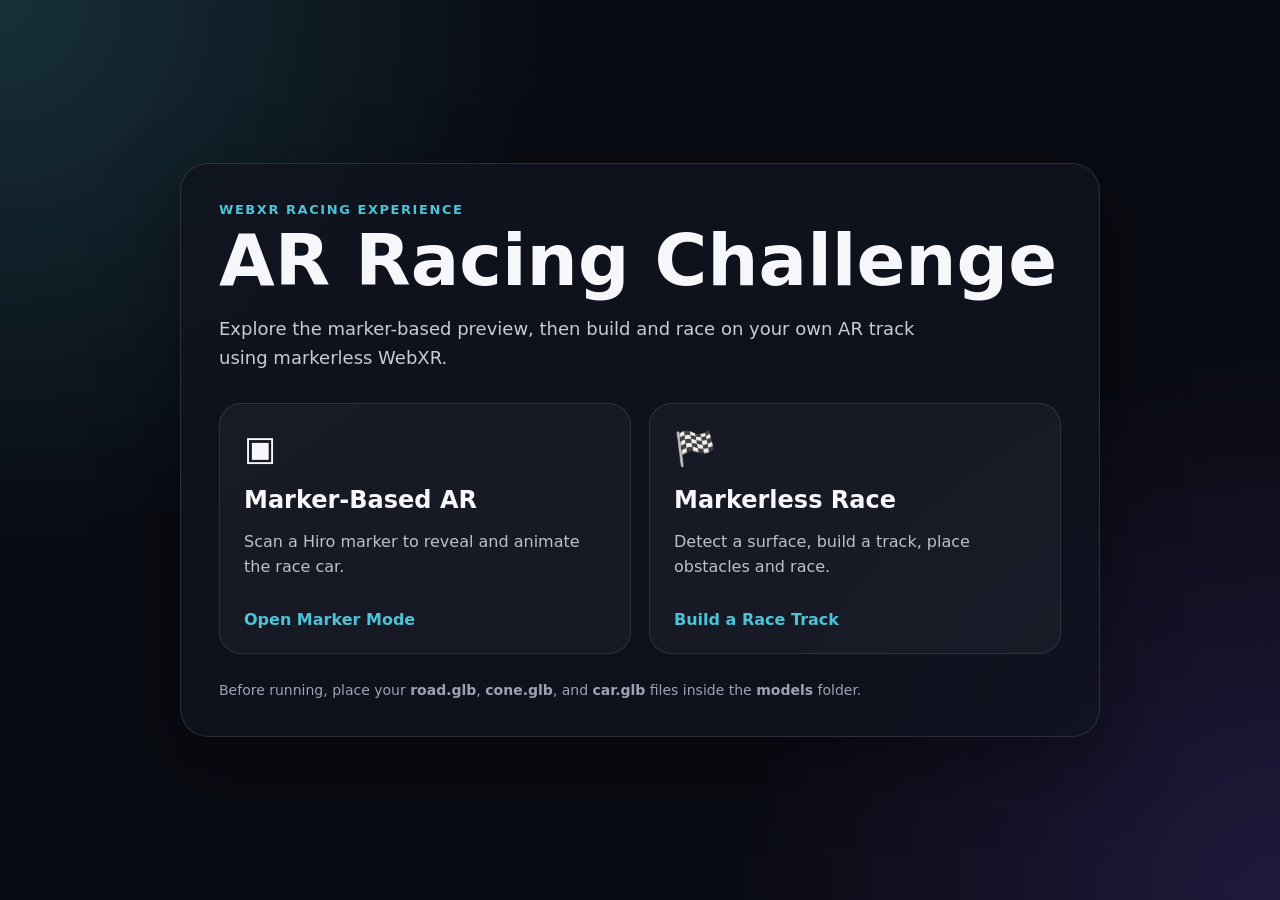
<file: index.html>
<!DOCTYPE html>
<html lang="en">
<head>
  <meta charset="UTF-8">
  <meta name="viewport" content="width=device-width, initial-scale=1">
  <title>AR Racing Experience</title>
  <link rel="stylesheet" href="css/main.css">
</head>
<body>
  <main class="home-container">
    <section class="hero-card">
      <p class="eyebrow">WebXR Racing Experience</p>
      <h1>AR Racing Challenge</h1>
      <p class="intro">
        Explore the marker-based preview, then build and race on your own AR track using markerless WebXR.
      </p>

      <div class="mode-grid">
        <a class="mode-card" href="marker.html">
          <span class="mode-icon">▣</span>
          <h2>Marker-Based AR</h2>
          <p>Scan a Hiro marker to reveal and animate the race car.</p>
          <span class="mode-link">Open Marker Mode</span>
        </a>

        <a class="mode-card" href="markerless.html">
          <span class="mode-icon">🏁</span>
          <h2>Markerless Race</h2>
          <p>Detect a surface, build a track, place obstacles and race.</p>
          <span class="mode-link">Build a Race Track</span>
        </a>
      </div>

      <p class="setup-note">
        Before running, place your <strong>road.glb</strong>, <strong>cone.glb</strong>, and <strong>car.glb</strong>
        files inside the <strong>models</strong> folder.
      </p>
    </section>
  </main>
</body>
</html>
</file>
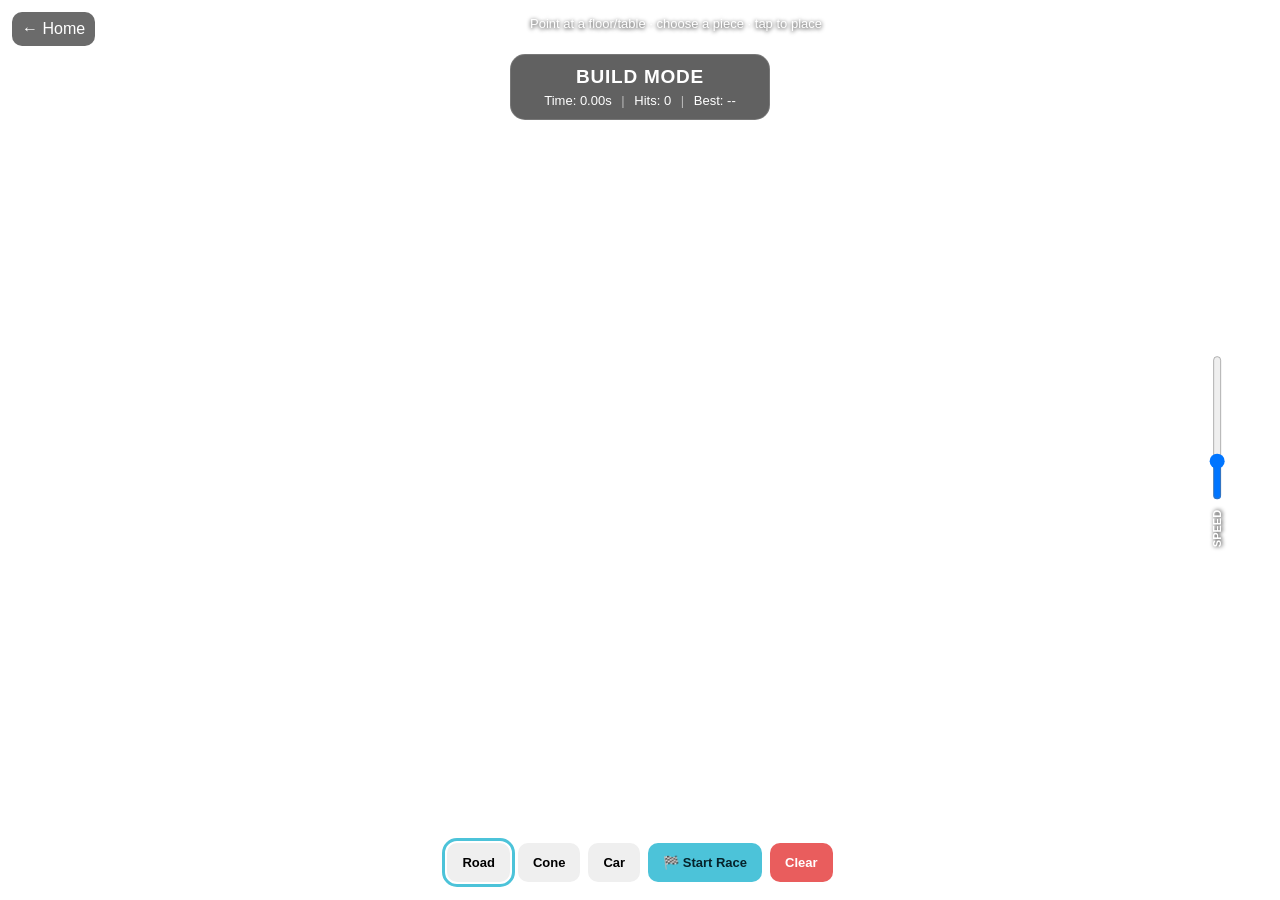
<file: markerless.html>
<!DOCTYPE html>
<html lang="en">
<head>
  <meta charset="UTF-8">
  <meta name="viewport" content="width=device-width, initial-scale=1, user-scalable=no">
  <title>AR Race Track Builder</title>
  <script src="https://aframe.io/releases/1.8.0/aframe.min.js"></script>
  <link rel="stylesheet" href="css/race.css">
</head>
<body>
  <a-scene
    xr-mode-ui="XRMode: ar"
    webxr="requiredFeatures: hit-test, local-floor; optionalFeatures: dom-overlay; overlayElement: #overlay;"
    ar-hit-test="target:#reticle;">

    <a-assets timeout="10000">
      <a-asset-item id="track-model" src="models/road.glb"></a-asset-item>
      <a-asset-item id="cone-model" src="models/cone.glb"></a-asset-item>
      <a-asset-item id="car-model" src="models/car.glb"></a-asset-item>
    </a-assets>

    <a-entity id="reticle"></a-entity>
    <a-entity id="placed-pieces"></a-entity>
    <a-entity id="race-elements"></a-entity>

    <a-light type="ambient" color="#FFFFFF" intensity="0.8"></a-light>
    <a-light type="directional" color="#FFFFFF" intensity="0.8" position="1 1 1"></a-light>
  </a-scene>

  <div id="overlay">
    <a class="back-link" href="index.html">← Home</a>

    <div id="hint">
      Point at a floor/table · choose a piece · tap to place
    </div>

    <div id="race-hud">
      <div id="race-status">BUILD MODE</div>
      <div id="race-info">
        Time: <span id="timer">0.00</span>s
        <span class="divider">|</span>
        Hits: <span id="hit-count">0</span>
        <span class="divider">|</span>
        Best: <span id="best-time">--</span>
      </div>
    </div>

    <div id="countdown">3</div>

    <div id="result-panel">
      <h2>🏁 Race Finished!</h2>
      <p>Time: <strong><span id="final-time">0.00</span>s</strong></p>
      <p>Cone Hits: <strong><span id="final-hits">0</span></strong></p>
      <p>Penalties: <strong><span id="final-penalty">0</span>s</strong></p>
      <p>Score: <strong><span id="final-score">0</span></strong></p>
      <button id="retry-btn">Race Again</button>
    </div>

    <div id="steering-controls">
      <button id="left-btn" class="steer-btn" aria-label="Steer left">◀</button>
      <button id="right-btn" class="steer-btn" aria-label="Steer right">▶</button>
    </div>

    <div id="speed-container">
      <span id="speed-label">SPEED</span>
      <input type="range" id="speed-slider" min="0.15" max="1" step="0.05" value="0.35">
    </div>

    <div id="picker">
      <button class="piece-btn active" data-type="track-model">Road</button>
      <button class="piece-btn" data-type="cone-model">Cone</button>
      <button class="piece-btn" data-type="car-model">Car</button>
      <button id="race-btn">🏁 Start Race</button>
      <button id="clear-btn">Clear</button>
    </div>
  </div>

  <script type="module" src="js/markerless/main.js"></script>
</body>
</html>
</file>
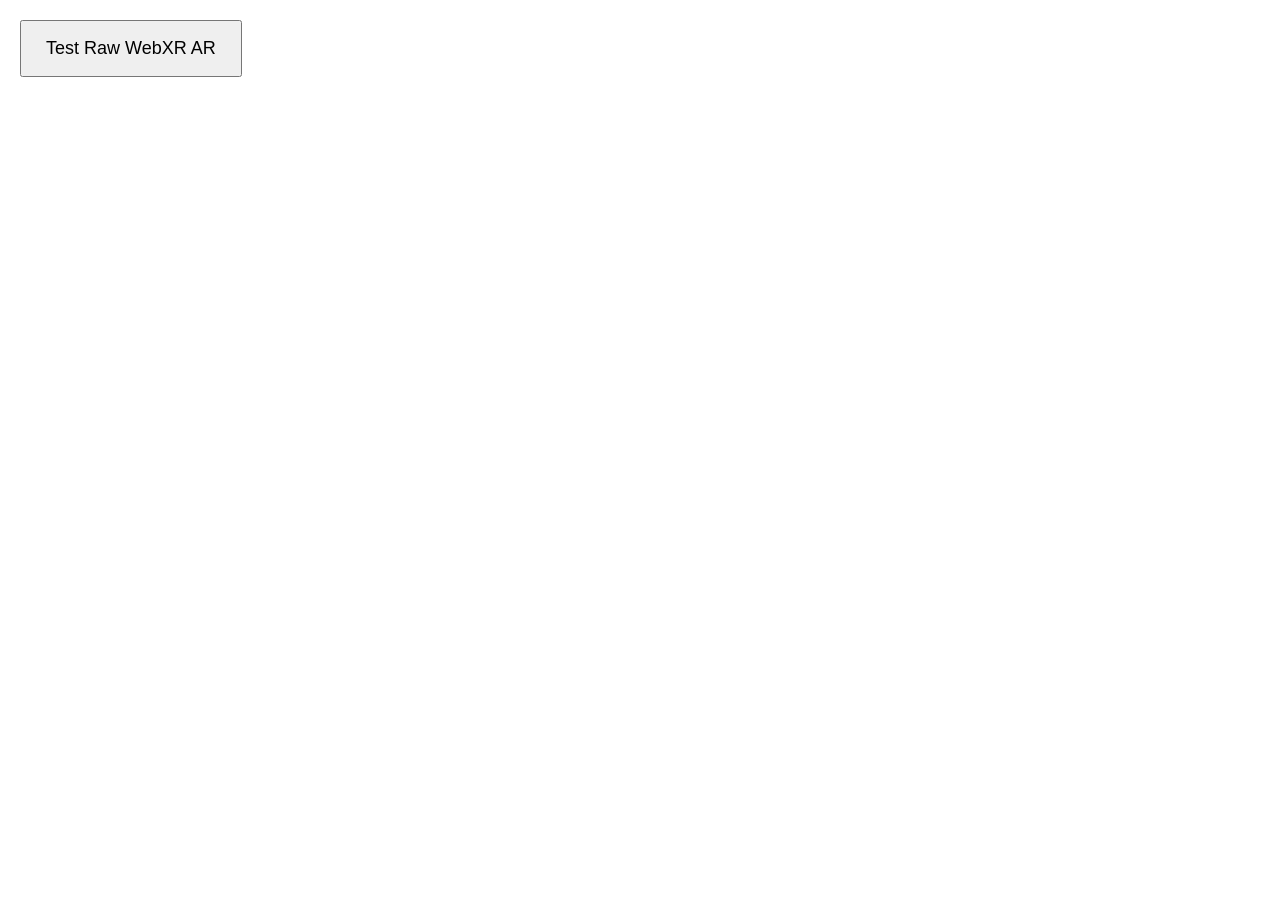
<file: raw-test.html>
<!DOCTYPE html>
<html>
<head>
  <title>Raw WebXR Test</title>
  <meta name="viewport" content="width=device-width, initial-scale=1">
</head>
<body style="margin:0;font-family:monospace;font-size:16px;padding:20px;">
  <button id="btn" style="padding:16px 24px;font-size:18px;">Test Raw WebXR AR</button>
  <pre id="out" style="white-space:pre-wrap;margin-top:20px;"></pre>
  <script>
    var out = document.getElementById('out');
    function log(t) { out.textContent += t + '\n'; }

    document.getElementById('btn').addEventListener('click', function () {
      log('navigator.xr exists: ' + (!!navigator.xr));
      if (!navigator.xr) { log('No navigator.xr — not a secure context or unsupported browser'); return; }

      navigator.xr.isSessionSupported('immersive-ar').then(function (supported) {
        log('isSessionSupported(immersive-ar): ' + supported);
        return navigator.xr.requestSession('immersive-ar', {
          requiredFeatures: ['hit-test', 'local-floor']
        });
      }).then(function (session) {
        log('SUCCESS — session actually started.');
        session.end();
      }).catch(function (err) {
        log('FAILED: ' + err.name + ' — ' + err.message);
      });
    });
  </script>
</body>
</html>
</file>
<file: css/main.css>
:root {
  font-family: Inter, ui-sans-serif, system-ui, -apple-system, BlinkMacSystemFont, "Segoe UI", sans-serif;
  color: #f7f7fb;
  background: #090b12;
}

* { box-sizing: border-box; }

body {
  margin: 0;
  min-height: 100vh;
  background:
    radial-gradient(circle at top left, rgba(76, 195, 217, 0.2), transparent 35%),
    radial-gradient(circle at bottom right, rgba(137, 87, 255, 0.18), transparent 35%),
    #090b12;
}

.home-container {
  min-height: 100vh;
  display: grid;
  place-items: center;
  padding: 24px;
}

.hero-card {
  width: min(920px, 100%);
  padding: 38px;
  border: 1px solid rgba(255, 255, 255, 0.12);
  border-radius: 28px;
  background: rgba(17, 20, 31, 0.82);
  box-shadow: 0 26px 80px rgba(0, 0, 0, 0.35);
  backdrop-filter: blur(16px);
}

.eyebrow {
  margin: 0 0 8px;
  color: #4cc3d9;
  font-size: 13px;
  font-weight: 800;
  text-transform: uppercase;
  letter-spacing: 0.12em;
}

h1 {
  margin: 0;
  font-size: clamp(38px, 7vw, 72px);
  line-height: 0.98;
}

.intro {
  max-width: 720px;
  margin: 18px 0 30px;
  color: #c9cbd5;
  font-size: 18px;
  line-height: 1.65;
}

.mode-grid {
  display: grid;
  grid-template-columns: repeat(2, minmax(0, 1fr));
  gap: 18px;
}

.mode-card {
  min-height: 230px;
  padding: 24px;
  border: 1px solid rgba(255, 255, 255, 0.1);
  border-radius: 22px;
  color: inherit;
  text-decoration: none;
  background: rgba(255, 255, 255, 0.04);
  transition: transform 160ms ease, border-color 160ms ease, background 160ms ease;
}

.mode-card:hover {
  transform: translateY(-3px);
  border-color: rgba(76, 195, 217, 0.6);
  background: rgba(76, 195, 217, 0.08);
}

.mode-icon { font-size: 34px; }
.mode-card h2 { margin: 18px 0 8px; }
.mode-card p { color: #bdc1cd; line-height: 1.55; }
.mode-link { display: inline-block; margin-top: 14px; color: #4cc3d9; font-weight: 800; }
.setup-note { margin: 28px 0 0; color: #9da3b3; font-size: 14px; }

@media (max-width: 720px) {
  .hero-card { padding: 28px 20px; }
  .mode-grid { grid-template-columns: 1fr; }
}
</file>
<file: css/race.css>
* { box-sizing: border-box; }

body {
  margin: 0;
  overflow: hidden;
  font-family: Inter, Arial, sans-serif;
}

#overlay {
  position: fixed;
  inset: 0;
  pointer-events: none;
  color: white;
}

.back-link {
  position: fixed;
  top: 12px;
  left: 12px;
  z-index: 20;
  padding: 8px 10px;
  border-radius: 10px;
  color: white;
  text-decoration: none;
  background: rgba(0, 0, 0, 0.58);
  backdrop-filter: blur(8px);
  pointer-events: auto;
}

#hint {
  position: fixed;
  top: 16px;
  left: 88px;
  right: 16px;
  text-align: center;
  font-size: 13px;
  text-shadow: 0 1px 4px #000;
}

#race-hud {
  position: fixed;
  top: 54px;
  left: 50%;
  transform: translateX(-50%);
  min-width: 260px;
  padding: 11px 18px;
  border: 1px solid rgba(255, 255, 255, 0.15);
  border-radius: 15px;
  text-align: center;
  background: rgba(0, 0, 0, 0.62);
  backdrop-filter: blur(8px);
}

#race-status {
  margin-bottom: 5px;
  font-size: 19px;
  font-weight: 900;
  letter-spacing: 0.04em;
}

#race-info { font-size: 13px; }
.divider { opacity: 0.55; margin: 0 6px; }

#countdown {
  position: fixed;
  top: 35%;
  left: 50%;
  transform: translate(-50%, -50%);
  display: none;
  font-size: min(24vw, 110px);
  font-weight: 950;
  text-shadow: 0 0 10px #000, 0 0 30px #000;
}

#result-panel {
  position: fixed;
  top: 50%;
  left: 50%;
  transform: translate(-50%, -50%);
  display: none;
  width: min(300px, calc(100vw - 36px));
  padding: 24px;
  border: 1px solid rgba(255, 255, 255, 0.16);
  border-radius: 20px;
  text-align: center;
  background: rgba(0, 0, 0, 0.83);
  backdrop-filter: blur(12px);
  pointer-events: auto;
}

#result-panel h2 { margin-top: 0; }
#result-panel p { margin: 9px 0; }

button {
  border: none;
  border-radius: 10px;
  padding: 12px 15px;
  font-size: 13px;
  font-weight: 800;
  cursor: pointer;
  touch-action: manipulation;
}

#result-panel button { width: 100%; margin-top: 12px; }

#picker {
  position: fixed;
  bottom: 18px;
  left: 10px;
  right: 10px;
  display: flex;
  justify-content: center;
  flex-wrap: wrap;
  gap: 8px;
  pointer-events: auto;
}

.piece-btn.active {
  outline: 3px solid #4cc3d9;
  outline-offset: 2px;
}

#race-btn { background: #4cc3d9; color: #06232b; }
#clear-btn { background: #e95d5d; color: white; }

#steering-controls {
  position: fixed;
  bottom: 88px;
  left: 0;
  right: 0;
  display: none;
  justify-content: space-between;
  padding: 0 28px;
  pointer-events: auto;
}

.steer-btn {
  width: 92px;
  height: 64px;
  border: 1px solid rgba(255, 255, 255, 0.16);
  border-radius: 18px;
  color: white;
  font-size: 28px;
  background: rgba(0, 0, 0, 0.7);
  user-select: none;
  touch-action: none;
}

#speed-container {
  position: fixed;
  right: -34px;
  top: 50%;
  transform: translateY(-50%) rotate(-90deg);
  display: flex;
  align-items: center;
  gap: 8px;
  pointer-events: auto;
}

#speed-slider { width: 145px; }
#speed-label { font-size: 11px; font-weight: 900; text-shadow: 0 1px 4px #000; }

@media (max-width: 560px) {
  #hint { left: 70px; font-size: 11px; }
  #race-hud { top: 58px; min-width: 240px; }
  #picker { bottom: 12px; }
}
</file>
